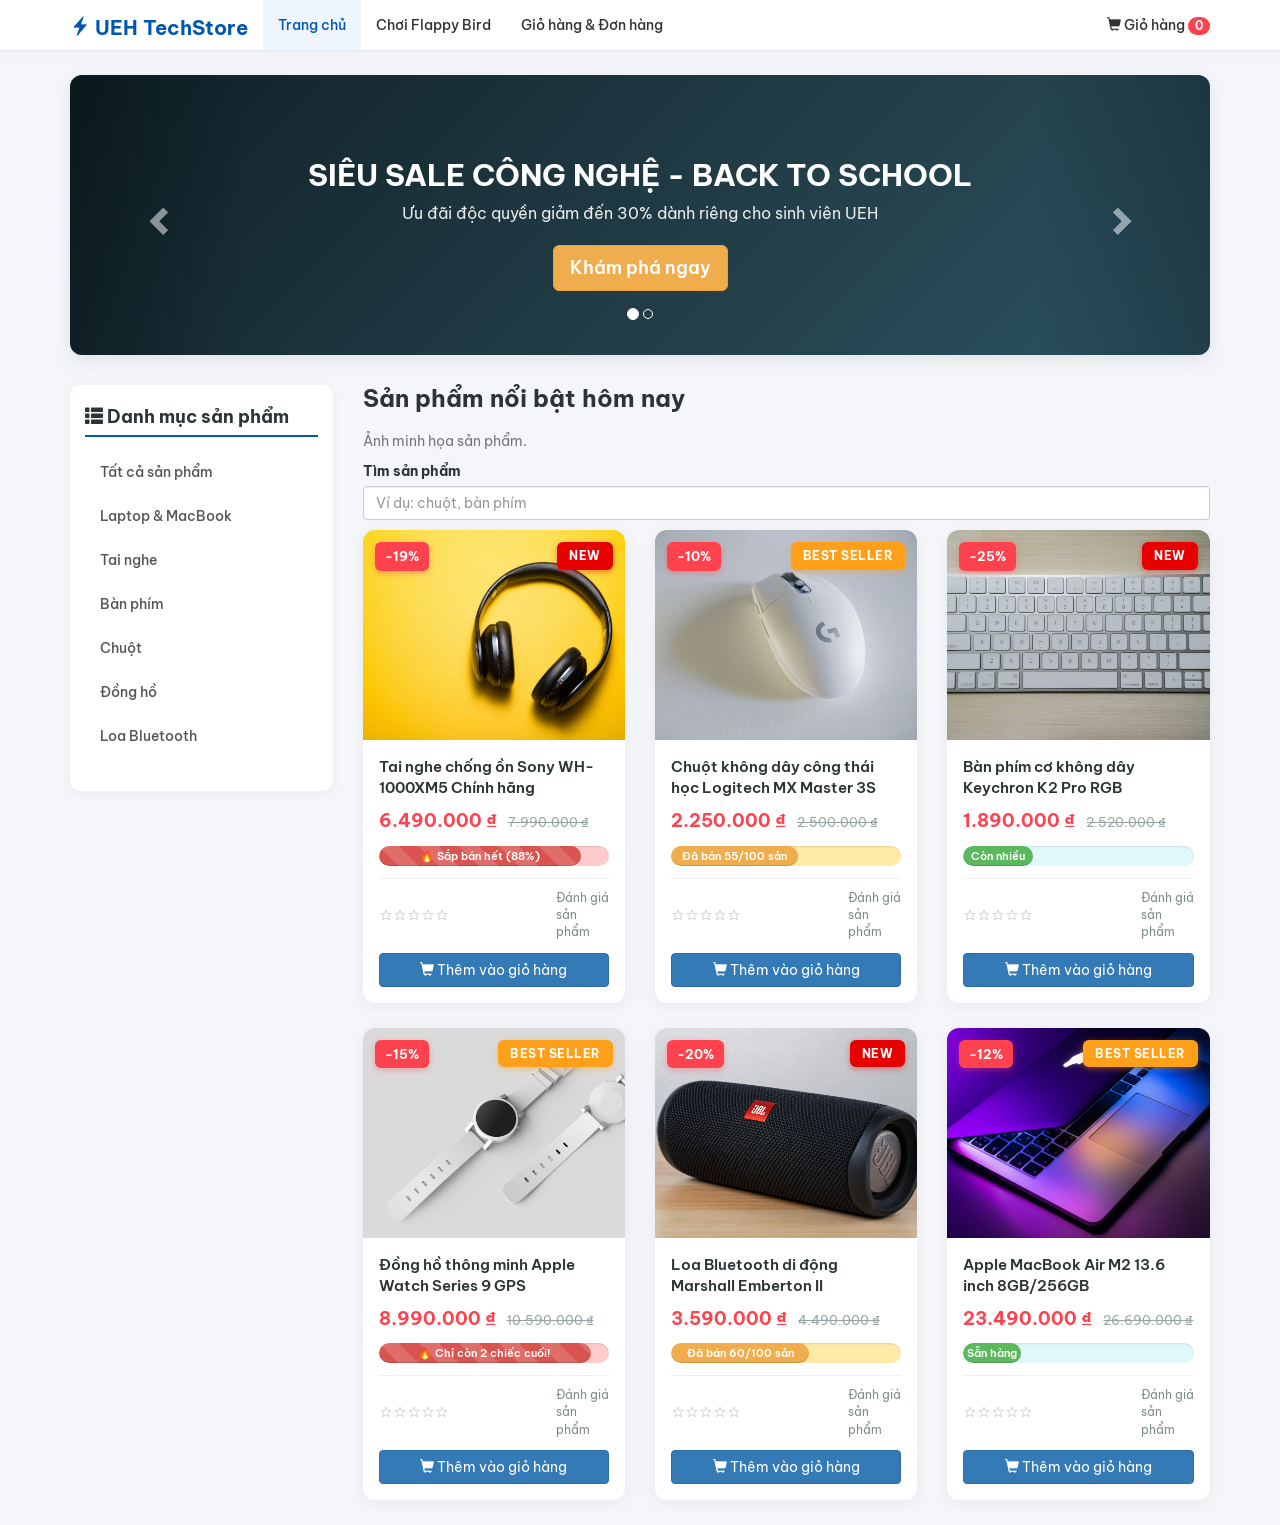
<file: index.html>
<!DOCTYPE html>
<html lang="vi">
<head>
    <meta charset="utf-8">
    <meta http-equiv="X-UA-Compatible" content="IE=edge">
    <meta name="viewport" content="width=device-width, initial-scale=1">
    <title>UEH TechStore - Hệ thống Phụ kiện & Công nghệ Chính hãng</title>

    <!-- Google Fonts tiếng Việt -->
    <link href="https://fonts.googleapis.com/css2?family=Be+Vietnam+Pro:wght@400;500;600;700&display=swap" rel="stylesheet">

    <!-- Bootstrap 3.4.1 -->
    <link rel="stylesheet" href="bootstrap.min.css">

    <!-- Kartik-v Bootstrap Star Rating CSS -->
    <link rel="stylesheet" href="star-rating.min.css">
    <link rel="stylesheet" href="rating-theme.min.css">

    <style>
        body {
            font-family: 'Be Vietnam Pro', sans-serif;
            padding-top: 75px;
            background-color: #f4f6f9;
            color: #2d3436;
        }
        .navbar-custom {
            background-color: #ffffff;
            border-bottom: 1px solid #e1e8ed;
            box-shadow: 0 2px 10px rgba(0,0,0,0.04);
        }
        .navbar-custom .navbar-brand { color: #0056b3; font-weight: 700; font-size: 20px; }
        .navbar-custom .navbar-nav > li > a { color: #333; font-weight: 500; }
        .navbar-custom .navbar-nav > .active > a,
        .navbar-custom .navbar-nav > li > a:hover { color: #0056b3; background-color: #eef5ff; }

        /* Banner Carousel */
        .hero-banner {
            border-radius: 12px;
            overflow: hidden;
            box-shadow: 0 6px 20px rgba(0,0,0,0.08);
            margin-bottom: 30px;
        }
        .banner-slide {
            height: 280px;
            display: flex;
            align-items: center;
            justify-content: center;
            text-align: center;
            color: #fff;
            padding: 20px;
        }
        .slide-1 { background: linear-gradient(135deg, #0f2027, #203a43, #2c5364); }
        .slide-2 { background: linear-gradient(135deg, #1a2980, #26d0ce); }
        .banner-slide h2 { font-weight: 700; font-size: 30px; margin-bottom: 10px; }
        .banner-slide p { font-size: 16px; opacity: 0.9; margin-bottom: 20px; }

        /* Danh mục bên trái */
        .category-box {
            background: #fff;
            border-radius: 10px;
            padding: 15px;
            box-shadow: 0 2px 12px rgba(0,0,0,0.05);
        }
        .category-box h4 {
            font-weight: 700;
            margin-top: 5px;
            margin-bottom: 15px;
            border-bottom: 2px solid #0056b3;
            padding-bottom: 8px;
        }
        .list-group-item { border: none; border-radius: 6px !important; margin-bottom: 4px; font-weight: 500; transition: all 0.2s; }
        .list-group-item:hover { background-color: #eef5ff; color: #0056b3; padding-left: 20px; }
        .list-group-item .badge { background-color: #0056b3; }

        /* Thẻ sản phẩm */
        .product-card {
            background: #fff;
            border-radius: 12px;
            overflow: hidden;
            box-shadow: 0 3px 15px rgba(0,0,0,0.06);
            transition: transform 0.25s ease, box-shadow 0.25s ease;
            margin-bottom: 25px;
        }
        .product-card:hover {
            transform: translateY(-5px);
            box-shadow: 0 10px 25px rgba(0,0,0,0.12);
        }

        /* Khung ảnh chụp thật */
        .img-container {
            position: relative;
            height: 210px;
            background-color: #f8f9fa;
            overflow: hidden;
        }
        .img-container img {
            width: 100%;
            height: 100%;
            object-fit: cover;
            transition: transform 0.35s ease;
        }
        .product-card:hover .img-container img {
            transform: scale(1.06);
        }

        /* Phần trăm giảm giá góc trên bên trái */
        .badge-discount {
            position: absolute;
            top: 12px;
            left: 12px;
            background-color: #ff424e;
            color: #ffffff;
            font-weight: 700;
            font-size: 13px;
            padding: 5px 10px;
            border-radius: 6px;
            box-shadow: 0 2px 6px rgba(255, 66, 78, 0.4);
            z-index: 10;
        }

        /* Nhãn New / Best Seller góc trên bên phải */
        .badge-status {
            position: absolute;
            top: 12px;
            right: 12px;
            color: #ffffff;
            font-weight: 700;
            font-size: 12px;
            text-transform: uppercase;
            padding: 5px 12px;
            border-radius: 6px;
            letter-spacing: 0.5px;
            z-index: 10;
        }
        .status-new { background-color: #e60000; box-shadow: 0 2px 6px rgba(230, 0, 0, 0.4); }
        .status-bestseller { background-color: #ff9f1a; box-shadow: 0 2px 6px rgba(255, 159, 26, 0.4); }

        .product-body { padding: 16px; }
        .product-title {
            font-size: 15px;
            font-weight: 600;
            line-height: 1.4;
            height: 42px;
            overflow: hidden;
            margin: 0 0 10px 0;
        }
        .product-title a { color: #2d3436; text-decoration: none; }
        .product-title a:hover { color: #0056b3; }

        .price-box { margin-bottom: 12px; }
        .price-current { color: #ff424e; font-size: 18px; font-weight: 700; }
        .price-original { color: #95a5a6; font-size: 13px; text-decoration: line-through; margin-left: 8px; }

        /* Thanh trạng thái kho Bootstrap Progress */
        .stock-progress {
            height: 20px;
            border-radius: 10px;
            background-color: #ffeaa7;
            margin-bottom: 12px;
        }
        .stock-progress.danger-bg { background-color: #ffcccc; }
        .stock-progress.success-bg { background-color: #dff9fb; }
        .stock-progress .progress-bar { line-height: 20px; font-size: 11px; font-weight: 600; border-radius: 10px; }

        .rating-row {
            display: flex;
            align-items: center;
            justify-content: space-between;
            border-top: 1px solid #f1f2f6;
            padding-top: 10px;
            margin-bottom: 12px;
        }
        .review-count { font-size: 12px; color: #7f8c8d; }

        /* Toast thông báo thêm giỏ hàng */
        #toast-msg {
            position: fixed;
            bottom: 25px;
            right: 25px;
            background: #2ecc71;
            color: #fff;
            padding: 14px 22px;
            border-radius: 8px;
            font-weight: 600;
            box-shadow: 0 6px 20px rgba(0,0,0,0.2);
            display: none;
            z-index: 9999;
        }
    </style>
</head>
<body>

    <div id="toast-msg"><i class="glyphicon glyphicon-ok-circle"></i> Đã thêm sản phẩm vào giỏ hàng!</div>

    <!-- Thanh điều hướng -->
    <nav class="navbar navbar-custom navbar-fixed-top">
        <div class="container">
            <div class="navbar-header">
                <button type="button" class="navbar-toggle collapsed" data-toggle="collapse" data-target="#main-navbar" aria-label="Mở menu" aria-controls="main-navbar" aria-expanded="false">
                    <span class="icon-bar" style="background:#333;"></span>
                    <span class="icon-bar" style="background:#333;"></span>
                    <span class="icon-bar" style="background:#333;"></span>
                </button>
                <a class="navbar-brand" href="index.html"><i class="glyphicon glyphicon-flash"></i> UEH TechStore</a>
            </div>
            <div class="collapse navbar-collapse" id="main-navbar">
                <ul class="nav navbar-nav">
                    <li class="active"><a href="index.html">Trang chủ</a></li>

                    <li><a href="flappy-bird.html">Chơi Flappy Bird</a></li>
                    <li><a href="ecommerce-status.html">Giỏ hàng & Đơn hàng</a></li>
                </ul>

                <ul class="nav navbar-nav navbar-right">
                    <li>
                        <a href="ecommerce-status.html">
                            <i class="glyphicon glyphicon-shopping-cart"></i> Giỏ hàng <span class="badge" id="cart-badge" aria-live="polite" style="background:#ff424e;">0</span>
                        </a>
                    </li>

                </ul>
            </div>
        </div>
    </nav>

    <div class="container">
        <!-- Slider khuyến mãi -->
        <div id="promo-carousel" class="carousel slide hero-banner" data-ride="carousel">
            <ol class="carousel-indicators">
                <li data-target="#promo-carousel" data-slide-to="0" class="active"></li>
                <li data-target="#promo-carousel" data-slide-to="1"></li>
            </ol>
            <div class="carousel-inner">
                <div class="item active">
                    <div class="banner-slide slide-1">
                        <div>
                            <h2>SIÊU SALE CÔNG NGHỆ - BACK TO SCHOOL</h2>
                            <p>Ưu đãi độc quyền giảm đến 30% dành riêng cho sinh viên UEH</p>
                            <a href="#products" class="btn btn-warning btn-lg" style="font-weight:600;">Khám phá ngay</a>
                        </div>
                    </div>
                </div>
                <div class="item">
                    <div class="banner-slide slide-2">
                        <div>
                            <h2>PHỤ KIỆN SETUP GÓC HỌC TẬP ĐỈNH CAO</h2>
                            <p>Miễn phí giao hàng hỏa tốc trong vòng 2 giờ tại TP.HCM</p>
                            <a href="#products" class="btn btn-default btn-lg" style="font-weight:600; color:#1a2980;">Xem bộ sưu tập</a>
                        </div>
                    </div>
                </div>
            </div>
            <a class="left carousel-control" href="#promo-carousel" data-slide="prev"><span class="glyphicon glyphicon-chevron-left"></span></a>
            <a class="right carousel-control" href="#promo-carousel" data-slide="next"><span class="glyphicon glyphicon-chevron-right"></span></a>
        </div>

        <div class="row" id="products">
            <!-- Cột Danh mục -->
            <div class="col-sm-4 col-md-3">
                <div class="category-box">
                    <h4><i class="glyphicon glyphicon-th-list"></i> Danh mục sản phẩm</h4>
                    <div class="list-group" id="categories">
                        <button type="button" class="list-group-item" data-query="">Tất cả sản phẩm</button>
                        <button type="button" class="list-group-item" data-query="MacBook">Laptop & MacBook</button>
                        <button type="button" class="list-group-item" data-query="Tai nghe">Tai nghe</button>
                        <button type="button" class="list-group-item" data-query="Bàn phím">Bàn phím</button>
                        <button type="button" class="list-group-item" data-query="Chuột">Chuột</button>
                        <button type="button" class="list-group-item" data-query="Đồng hồ">Đồng hồ</button>
                        <button type="button" class="list-group-item" data-query="Loa">Loa Bluetooth</button>
                    </div>
                </div>
            </div>

            <!-- Cột Danh sách sản phẩm -->
            <div class="col-sm-8 col-md-9">
                <h3 style="margin-top:0; margin-bottom:20px; font-weight:700;">Sản phẩm nổi bật hôm nay</h3>
                <p class="text-muted">Ảnh minh họa sản phẩm.</p>
                <label for="product-search">Tìm sản phẩm</label>
                <input id="product-search" class="form-control" type="search" placeholder="Ví dụ: chuột, bàn phím" style="margin-bottom: 1rem;">
                <p id="no-products" hidden>Không tìm thấy sản phẩm phù hợp.</p>
                <div class="row">

                    <!-- Sản phẩm 1: Tai nghe -->
                    <div class="col-sm-6 col-md-4">
                        <div class="product-card">
                            <div class="img-container">
                                <span class="badge-discount">-19%</span>
                                <span class="badge-status status-new">New</span>
                                <a href="ecommerce-detail.html?product=headphones">
                                    <img src="headphones.jpg" alt="Tai nghe Sony">
                                </a>
                            </div>
                            <div class="product-body">
                                <h4 class="product-title"><a href="ecommerce-detail.html?product=headphones">Tai nghe chống ồn Sony WH-1000XM5 Chính hãng</a></h4>
                                <div class="price-box">
                                    <span class="price-current">6.490.000 ₫</span>
                                    <span class="price-original">7.990.000 ₫</span>
                                </div>
                                <div class="progress stock-progress danger-bg">
                                    <div class="progress-bar progress-bar-danger progress-bar-striped active" role="progressbar" style="width: 88%;">
                                        🔥 Sắp bán hết (88%)
                                    </div>
                                </div>
                                <div class="rating-row">
                                    <input class="kartik-rating" value="0" data-size="xs" data-readonly="true" data-show-clear="false" data-show-caption="false">
                                    <a href="ecommerce-detail.html?product=headphones#comments" class="review-count">Đánh giá sản phẩm</a>
                                </div>
                                <button class="btn btn-primary btn-block" onclick="addToCart('headphones')">
                                    <i class="glyphicon glyphicon-shopping-cart"></i> Thêm vào giỏ hàng
                                </button>
                            </div>
                        </div>
                    </div>

                    <!-- Sản phẩm 2: Chuột không dây -->
                    <div class="col-sm-6 col-md-4">
                        <div class="product-card">
                            <div class="img-container">
                                <span class="badge-discount">-10%</span>
                                <span class="badge-status status-bestseller">Best Seller</span>
                                <a href="ecommerce-detail.html?product=mouse">
                                    <img src="mouse.jpg" alt="Chuột không dây">
                                </a>
                            </div>
                            <div class="product-body">
                                <h4 class="product-title"><a href="ecommerce-detail.html?product=mouse">Chuột không dây công thái học Logitech MX Master 3S</a></h4>
                                <div class="price-box">
                                    <span class="price-current">2.250.000 ₫</span>
                                    <span class="price-original">2.500.000 ₫</span>
                                </div>
                                <div class="progress stock-progress">
                                    <div class="progress-bar progress-bar-warning" role="progressbar" style="width: 55%;">
                                        Đã bán 55/100 sản phẩm
                                    </div>
                                </div>
                                <div class="rating-row">
                                    <input class="kartik-rating" value="0" data-size="xs" data-readonly="true" data-show-clear="false" data-show-caption="false">
                                    <a href="ecommerce-detail.html?product=mouse#comments" class="review-count">Đánh giá sản phẩm</a>
                                </div>
                                <button class="btn btn-primary btn-block" onclick="addToCart('mouse')">
                                    <i class="glyphicon glyphicon-shopping-cart"></i> Thêm vào giỏ hàng
                                </button>
                            </div>
                        </div>
                    </div>

                    <!-- Sản phẩm 3: Bàn phím cơ -->
                    <div class="col-sm-6 col-md-4">
                        <div class="product-card">
                            <div class="img-container">
                                <span class="badge-discount">-25%</span>
                                <span class="badge-status status-new">New</span>
                                <a href="ecommerce-detail.html?product=keyboard">
                                    <img src="keyboard.jpg" alt="Bàn phím cơ">
                                </a>
                            </div>
                            <div class="product-body">
                                <h4 class="product-title"><a href="ecommerce-detail.html?product=keyboard">Bàn phím cơ không dây Keychron K2 Pro RGB</a></h4>
                                <div class="price-box">
                                    <span class="price-current">1.890.000 ₫</span>
                                    <span class="price-original">2.520.000 ₫</span>
                                </div>
                                <div class="progress stock-progress success-bg">
                                    <div class="progress-bar progress-bar-success" role="progressbar" style="width: 30%;">
                                        Còn nhiều hàng (Đã bán 30)
                                    </div>
                                </div>
                                <div class="rating-row">
                                    <input class="kartik-rating" value="0" data-size="xs" data-readonly="true" data-show-clear="false" data-show-caption="false">
                                    <a href="ecommerce-detail.html?product=keyboard#comments" class="review-count">Đánh giá sản phẩm</a>
                                </div>
                                <button class="btn btn-primary btn-block" onclick="addToCart('keyboard')">
                                    <i class="glyphicon glyphicon-shopping-cart"></i> Thêm vào giỏ hàng
                                </button>
                            </div>
                        </div>
                    </div>

                    <!-- Sản phẩm 4: Đồng hồ thông minh -->
                    <div class="col-sm-6 col-md-4">
                        <div class="product-card">
                            <div class="img-container">
                                <span class="badge-discount">-15%</span>
                                <span class="badge-status status-bestseller">Best Seller</span>
                                <a href="ecommerce-detail.html?product=watch">
                                    <img src="watch.jpg" alt="Đồng hồ thông minh">
                                </a>
                            </div>
                            <div class="product-body">
                                <h4 class="product-title"><a href="ecommerce-detail.html?product=watch">Đồng hồ thông minh Apple Watch Series 9 GPS</a></h4>
                                <div class="price-box">
                                    <span class="price-current">8.990.000 ₫</span>
                                    <span class="price-original">10.590.000 ₫</span>
                                </div>
                                <div class="progress stock-progress danger-bg">
                                    <div class="progress-bar progress-bar-danger progress-bar-striped active" role="progressbar" style="width: 92%;">
                                        🔥 Chỉ còn 2 chiếc cuối!
                                    </div>
                                </div>
                                <div class="rating-row">
                                    <input class="kartik-rating" value="0" data-size="xs" data-readonly="true" data-show-clear="false" data-show-caption="false">
                                    <a href="ecommerce-detail.html?product=watch#comments" class="review-count">Đánh giá sản phẩm</a>
                                </div>
                                <button class="btn btn-primary btn-block" onclick="addToCart('watch')">
                                    <i class="glyphicon glyphicon-shopping-cart"></i> Thêm vào giỏ hàng
                                </button>
                            </div>
                        </div>
                    </div>

                    <!-- Sản phẩm 5: Loa Bluetooth -->
                    <div class="col-sm-6 col-md-4">
                        <div class="product-card">
                            <div class="img-container">
                                <span class="badge-discount">-20%</span>
                                <span class="badge-status status-new">New</span>
                                <a href="ecommerce-detail.html?product=speaker">
                                    <img src="speaker.jpg" alt="Loa Bluetooth">
                                </a>
                            </div>
                            <div class="product-body">
                                <h4 class="product-title"><a href="ecommerce-detail.html?product=speaker">Loa Bluetooth di động Marshall Emberton II</a></h4>
                                <div class="price-box">
                                    <span class="price-current">3.590.000 ₫</span>
                                    <span class="price-original">4.490.000 ₫</span>
                                </div>
                                <div class="progress stock-progress">
                                    <div class="progress-bar progress-bar-warning" role="progressbar" style="width: 60%;">
                                        Đã bán 60/100 sản phẩm
                                    </div>
                                </div>
                                <div class="rating-row">
                                    <input class="kartik-rating" value="0" data-size="xs" data-readonly="true" data-show-clear="false" data-show-caption="false">
                                    <a href="ecommerce-detail.html?product=speaker#comments" class="review-count">Đánh giá sản phẩm</a>
                                </div>
                                <button class="btn btn-primary btn-block" onclick="addToCart('speaker')">
                                    <i class="glyphicon glyphicon-shopping-cart"></i> Thêm vào giỏ hàng
                                </button>
                            </div>
                        </div>
                    </div>

                    <!-- Sản phẩm 6: MacBook Air -->
                    <div class="col-sm-6 col-md-4">
                        <div class="product-card">
                            <div class="img-container">
                                <span class="badge-discount">-12%</span>
                                <span class="badge-status status-bestseller">Best Seller</span>
                                <a href="ecommerce-detail.html?product=laptop">
                                    <img src="laptop.jpg" alt="MacBook Air">
                                </a>
                            </div>
                            <div class="product-body">
                                <h4 class="product-title"><a href="ecommerce-detail.html?product=laptop">Apple MacBook Air M2 13.6 inch 8GB/256GB</a></h4>
                                <div class="price-box">
                                    <span class="price-current">23.490.000 ₫</span>
                                    <span class="price-original">26.690.000 ₫</span>
                                </div>
                                <div class="progress stock-progress success-bg">
                                    <div class="progress-bar progress-bar-success" role="progressbar" style="width: 25%;">
                                        Sẵn hàng tại kho UEH
                                    </div>
                                </div>
                                <div class="rating-row">
                                    <input class="kartik-rating" value="0" data-size="xs" data-readonly="true" data-show-clear="false" data-show-caption="false">
                                    <a href="ecommerce-detail.html?product=laptop#comments" class="review-count">Đánh giá sản phẩm</a>
                                </div>
                                <button class="btn btn-primary btn-block" onclick="addToCart('laptop')">
                                    <i class="glyphicon glyphicon-shopping-cart"></i> Thêm vào giỏ hàng
                                </button>
                            </div>
                        </div>
                    </div>

                </div>
            </div>
        </div>
    </div>

    <script src="jquery.min.js"></script>
    <script src="bootstrap.min.js"></script>
    <script src="star-rating.min.js"></script>
    <script src="rating-theme.min.js"></script>
    <script src="products.js"></script>
    <script src="store.js"></script>
    <script>
        function updateBadge() {
            var cart = readStore('ueh_cart');
            var totalQty = cart.reduce(function(sum, item) { return sum + Number(item.qty); }, 0);
            $('#cart-badge').text(totalQty);
        }

        function addToCart(id) {
            if (!addProduct(id, 1)) {
                alert('Bạn đã thêm hết số lượng còn trong kho.');
                return;
            }
            updateBadge();
            $('#toast-msg').stop(true, true).fadeIn(200).delay(1500).fadeOut(300);
        }

        $(document).ready(function() {
            updateBadge();
            const cards = $('.product-card').parent();
            $('#categories button').on('click', function() {
                $('#product-search').val(this.dataset.query).trigger('input');
            });
            $('#product-search').on('input', function() {
                const search = normalizeSearch(this.value.trim());
                let shown = 0;
                cards.each(function() {
                    const matches = normalizeSearch($(this).find('.product-title').text()).includes(search);
                    this.hidden = !matches;
                    if (matches) shown += 1;
                });
                $('#no-products').prop('hidden', shown !== 0);
            });
            $('.review-count').each(function() {
                const id = new URL(this.href).searchParams.get('product');
                const reviews = productReviews(id);
                if (reviews.length) {
                    $(this).text(reviews.length + ' đánh giá');
                    $(this).siblings('.kartik-rating').val(averageRating(reviews));
                }
            });
            $('.kartik-rating').rating({
                theme: 'krajee-svg',
                filledStar: '<span class="krajee-icon krajee-icon-star"></span>',
                emptyStar: '<span class="krajee-icon krajee-icon-star"></span>'
            });
        });
    </script>
</body>
</html>
</file>
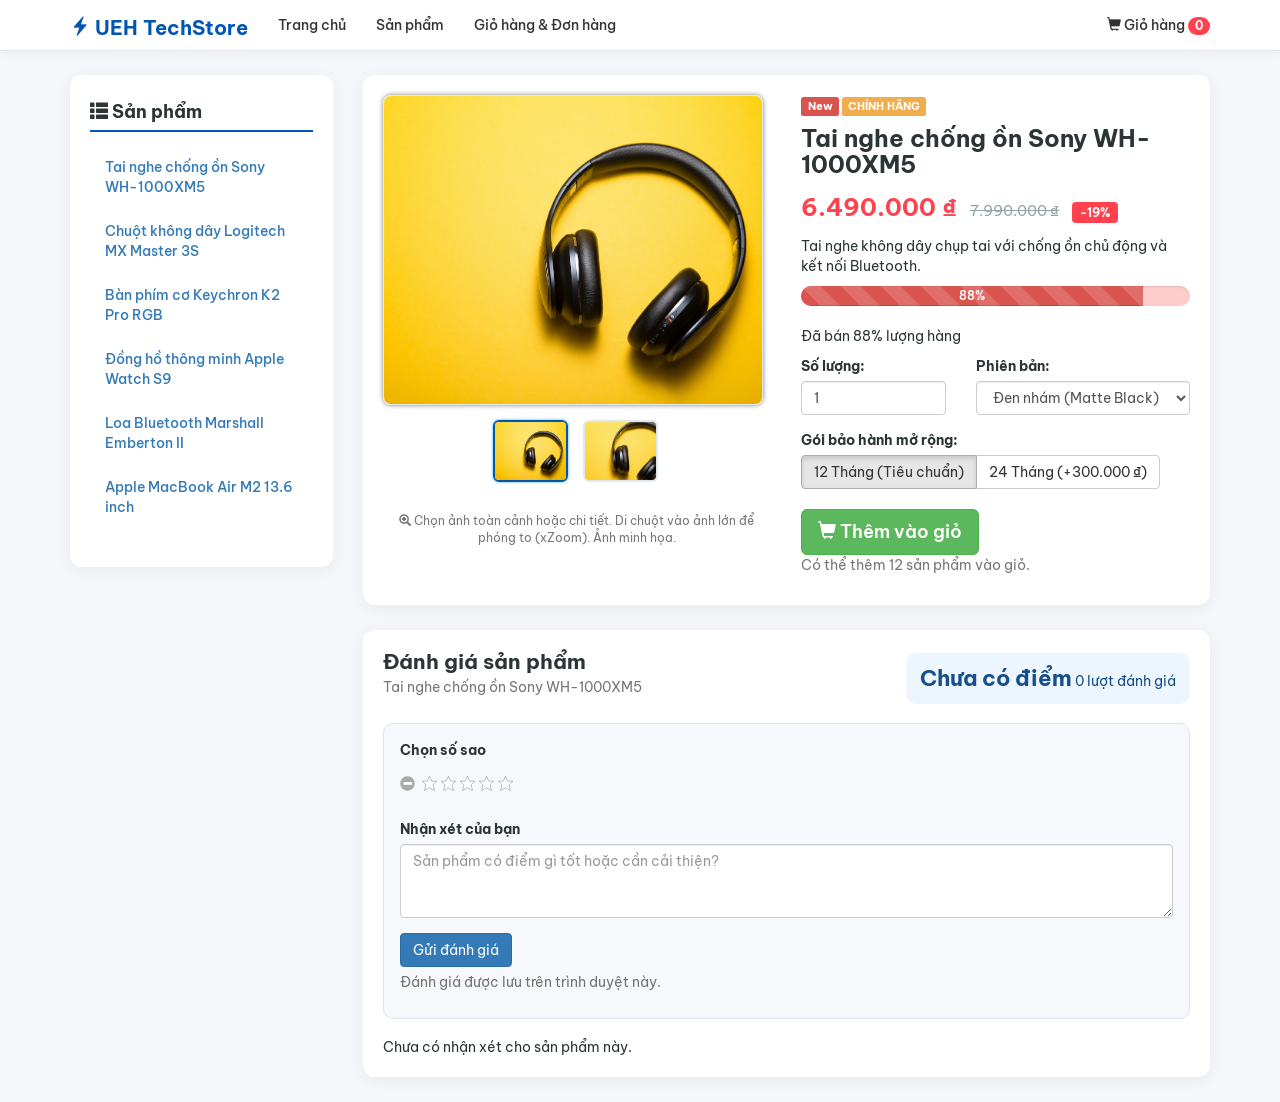
<file: ecommerce-detail.html>
<!DOCTYPE html>
<html lang="vi">
<head>
    <meta charset="utf-8">
    <meta http-equiv="X-UA-Compatible" content="IE=edge">
    <meta name="viewport" content="width=device-width, initial-scale=1">
    <title>Chi tiết sản phẩm - UEH TechStore</title>

    <link href="https://fonts.googleapis.com/css2?family=Be+Vietnam+Pro:wght@400;500;600;700&display=swap" rel="stylesheet">
    <link rel="stylesheet" href="bootstrap.min.css">
    <link rel="stylesheet" href="xzoom.css">
    <link rel="stylesheet" href="star-rating.min.css">
    <link rel="stylesheet" href="rating-theme.min.css">

    <style>
        body {
            font-family: 'Be Vietnam Pro', sans-serif;
            padding-top: 75px;
            background-color: #f4f6f9;
            color: #2d3436;
        }
        .navbar-custom {
            background-color: #ffffff;
            border-bottom: 1px solid #e1e8ed;
            box-shadow: 0 2px 10px rgba(0,0,0,0.04);
        }
        .navbar-custom .navbar-brand { color: #0056b3; font-weight: 700; font-size: 20px; }
        .navbar-custom .navbar-nav > li > a { color: #333; font-weight: 500; }
        .navbar-custom .navbar-nav > .active > a,
        .navbar-custom .navbar-nav > li > a:hover { color: #0056b3; background-color: #eef5ff; }

        .category-box, .detail-card, .review-box {
            background: #fff;
            border-radius: 12px;
            padding: 20px;
            box-shadow: 0 3px 15px rgba(0,0,0,0.05);
            margin-bottom: 25px;
        }
        .category-box h4 {
            font-weight: 700;
            margin-top: 5px;
            margin-bottom: 15px;
            border-bottom: 2px solid #0056b3;
            padding-bottom: 8px;
        }
        .list-group-item { border: none; border-radius: 6px !important; margin-bottom: 4px; font-weight: 500; }
        .list-group-item.active { background-color: #0056b3; }

        .xzoom-container { text-align: center; }
        .xzoom {
            width: 100%;
            max-width: 380px;
            height: 310px;
            object-fit: cover;
            border: 1px solid #e1e8ed;
            border-radius: 8px;
        }
        .xzoom-thumbs { margin-top: 15px; display: flex; justify-content: center; gap: 10px; }
        .xzoom-gallery {
            width: 75px;
            height: 62px;
            object-fit: cover;
            border: 2px solid #e1e8ed;
            border-radius: 6px;
            cursor: pointer;
        }
        .xactive { border-color: #0056b3; }

        .price-current { color: #ff424e; font-size: 24px; font-weight: 700; }
        .price-original { color: #95a5a6; font-size: 15px; text-decoration: line-through; margin-left: 10px; }
        .discount-pill {
            background: #ff424e; color: #fff; font-weight: 700; font-size: 12px;
            padding: 3px 8px; border-radius: 4px; margin-left: 10px; vertical-align: middle;
        }
        @media (max-width: 767px) {
            .navbar-fixed-top { position: static; }
            .navbar .navbar-nav { display: flex; flex-wrap: wrap; margin: 0; }
            body { padding-top: 0; }
        }
        .review-header { display: flex; flex-wrap: wrap; justify-content: space-between; align-items: center; gap: 12px; margin-bottom: 16px; }
        .review-header h2 { font-size: 21px; font-weight: 700; margin: 0 0 4px; }
        .review-score { background: #edf5ff; color: #174f8d; border-radius: 10px; padding: 10px 14px; }
        .review-score strong { font-size: 22px; }
        .review-form { background: #f6f8fb; border: 1px solid #dce6f1; padding: 16px; border-radius: 10px; margin-bottom: 18px; }
        .review-form textarea { resize: vertical; }
        .review-item { padding: 12px 0; border-bottom: 1px solid #dce6f1; }
        .review-item p { white-space: pre-wrap; overflow-wrap: anywhere; }
    </style>
</head>
<body>

    <nav class="navbar navbar-custom navbar-fixed-top">
        <div class="container">
            <div class="navbar-header">
                <a class="navbar-brand" href="index.html"><i class="glyphicon glyphicon-flash"></i> UEH TechStore</a>
            </div>
            <ul class="nav navbar-nav">
                <li><a href="index.html">Trang chủ</a></li>
                <li><a href="index.html#products">Sản phẩm</a></li>
                <li><a href="ecommerce-status.html">Giỏ hàng & Đơn hàng</a></li>
            </ul>
            <ul class="nav navbar-nav navbar-right">
                <li><a href="ecommerce-status.html"><i class="glyphicon glyphicon-shopping-cart"></i> Giỏ hàng <span class="badge" id="cart-badge" style="background:#ff424e;">0</span></a></li>
            </ul>
        </div>
    </nav>

    <div class="container">
        <div class="row">
            <div class="col-sm-4 col-md-3">
                <div class="category-box">
                    <h4><i class="glyphicon glyphicon-th-list"></i> Sản phẩm</h4>
                    <ul class="list-group" id="product-navigation"></ul>
                </div>
            </div>

            <div class="col-sm-8 col-md-9">
                <div class="detail-card">
                    <div class="row">
                        <!-- Thư viện ảnh sản phẩm -->
                        <div class="col-sm-6">
                            <div class="xzoom-container">
                                <img class="xzoom" id="xzoom-default" alt="Ảnh minh họa sản phẩm">
                                <div class="xzoom-thumbs" id="product-thumbs"></div>
                            </div>
                            <p class="text-muted text-center" style="margin-top:10px; font-size:12px;">
                                <i class="glyphicon glyphicon-zoom-in"></i> Chọn ảnh toàn cảnh hoặc chi tiết. Di chuột vào ảnh lớn để phóng to (xZoom). Ảnh minh họa.
                            </p>
                        </div>

                        <!-- Thông tin và tùy chọn sản phẩm -->
                        <div class="col-sm-6">
                            <span id="product-badge" class="label label-danger">NEW</span>
                            <span class="label label-warning">CHÍNH HÃNG</span>
                            <h3 id="product-name" style="margin-top: 10px; font-weight: 700;"></h3>

                            <div style="margin: 12px 0;">
                                <span class="price-current"></span>
                                <span class="price-original"></span>
                                <span class="discount-pill"></span>
                            </div>



                            <p id="product-description"></p>
                            <div class="progress" style="height: 20px; border-radius: 10px; background: #ffcccc;">
                                <div class="progress-bar progress-bar-danger progress-bar-striped active" style="width: 88%; line-height:20px; font-weight:600;">

                                </div>
                            </div>

                            <form id="product-form">
                                <div class="row">
                                    <div class="col-xs-5">
                                        <div class="form-group">
                                            <label for="prod-qty">Số lượng:</label>
                                            <input type="number" id="prod-qty" class="form-control" value="1" min="1" required>
                                        </div>
                                    </div>
                                    <div class="col-xs-7">
                                        <div class="form-group">
                                            <label for="prod-color">Phiên bản:</label>
                                            <select id="prod-color" class="form-control">
                                                <option value="Đen nhám (Matte Black)">Đen nhám (Matte Black)</option>
                                                <option value="Bạc (Platinum Silver)">Bạc (Platinum Silver)</option>
                                                <option value="Xanh Navy (Midnight Blue)">Xanh Navy (Midnight Blue)</option>
                                            </select>
                                        </div>
                                    </div>
                                </div>

                                <div class="form-group">
                                    <label>Gói bảo hành mở rộng:</label><br>
                                    <div class="btn-group" id="warranty-group">
                                        <button type="button" class="btn btn-default active" onclick="selectWarranty(this, '12 Tháng')">12 Tháng (Tiêu chuẩn)</button>
                                        <button type="button" class="btn btn-default" onclick="selectWarranty(this, '24 Tháng')">24 Tháng (+300.000 ₫)</button>
                                    </div>
                                </div>

                                <div style="margin-top: 20px;">

                                    <button type="submit" class="btn btn-success btn-lg" style="font-weight:600;"><i class="glyphicon glyphicon-shopping-cart"></i> Thêm vào giỏ</button>
                                </div>
                            </form>
                        </div>
                    </div>
                </div>

                <section class="review-box" id="comments" aria-labelledby="review-heading">
                    <div class="review-header">
                        <div>
                            <h2 id="review-heading">Đánh giá sản phẩm</h2>
                            <p id="review-product" class="text-muted"></p>
                        </div>
                        <div class="review-score" aria-live="polite"><strong id="review-average"></strong> <span id="review-count"></span></div>
                    </div>
                    <form class="review-form" id="review-form">
                        <label for="user-rate">Chọn số sao</label>
                        <input id="user-rate" class="kartik-rating" value="0" data-size="sm" data-show-caption="false">
                        <div class="form-group">
                            <label for="review-text">Nhận xét của bạn</label>
                            <textarea id="review-text" class="form-control" rows="3" maxlength="500" required
                                placeholder="Sản phẩm có điểm gì tốt hoặc cần cải thiện?"></textarea>
                        </div>
                        <button class="btn btn-primary" type="submit">Gửi đánh giá</button>
                        <p class="help-block">Đánh giá được lưu trên trình duyệt này.</p>
                        <p id="review-feedback" role="status"></p>
                    </form>
                    <div id="review-list"></div>
                </section>
            </div>
        </div>
    </div>

    <script src="jquery.min.js"></script>
    <script src="bootstrap.min.js"></script>
    <script src="xzoom.min.js"></script>
    <script src="star-rating.min.js"></script>
    <script src="rating-theme.min.js"></script>
    <script src="products.js"></script>
    <script src="store.js"></script>
    <script>
        const requestedId = new URLSearchParams(location.search).get("product");
        const key = requestedId === null ? "headphones" : requestedId;
        const product = Object.hasOwn(products, key) ? products[key] : null;
        var selectedWarranty = '12 Tháng';

        function selectWarranty(btn, val) {
            $('#warranty-group .btn').removeClass('active');
            $(btn).addClass('active');
            selectedWarranty = val;
        }

        function updateBadge() {
            var cart = readStore('ueh_cart');
            var totalQty = cart.reduce(function(sum, item) { return sum + Number(item.qty); }, 0);
            $('#cart-badge').text(totalQty);
        }

        function buyNow(event) {
            event.preventDefault();
            const qty = Number($('#prod-qty').val());
            const color = $('#prod-color').val();
            const warranty = selectedWarranty === '24 Tháng' ? 24 : 12;
            if (!addProduct(key, qty, color, warranty)) {
                alert('Số lượng trong giỏ đã đạt giới hạn tồn kho.');
                return;
            }
            window.location.href = 'ecommerce-status.html';
        }

        function renderReviews() {
            const reviews = productReviews(key);
            const list = $('#review-list').empty();
            $('#review-average').text(reviews.length
                ? averageRating(reviews).toLocaleString('vi-VN', {minimumFractionDigits: 1, maximumFractionDigits: 1}) + '/5'
                : 'Chưa có điểm');
            $('#review-count').text(reviews.length + ' lượt đánh giá');
            if (!reviews.length) list.text('Chưa có nhận xét cho sản phẩm này.');
            reviews.forEach(review => {
                const item = $('<article class="review-item">').appendTo(list);
                const date = new Date(review.createdAt);
                $('<strong>').text('Đánh giá của bạn').appendTo(item);
                if (Number.isFinite(date.getTime())) {
                    $('<time class="text-muted">').attr('datetime', date.toISOString())
                        .text(' · ' + date.toLocaleDateString('vi-VN')).appendTo(item);
                }
                $('<input>').attr('aria-label', 'Điểm đánh giá').val(review.rate).appendTo(item).rating({
                    theme: 'krajee-svg', readonly: true, size: 'xs', showClear: false, showCaption: false
                });
                $('<p>').text(review.text).appendTo(item);
            });
        }

        function addReview(event) {
            event.preventDefault();
            const text = $('#review-text').val().trim();
            const rate = Number($('#user-rate').val());
            const feedback = $('#review-feedback');
            if (!text || text.length > 500 || !Number.isFinite(rate) || rate < 0.5 || rate > 5) {
                feedback.text('Hãy chọn số sao và nhập nhận xét tối đa 500 ký tự.');
                return;
            }
            const reviews = productReviews(key);
            reviews.unshift({text, rate, createdAt: new Date().toISOString()});
            localStorage.setItem('ueh_reviews_' + key, JSON.stringify(reviews));
            $('#review-text').val('');
            $('#user-rate').rating('clear');
            feedback.text('Đã lưu đánh giá của bạn.');
            renderReviews();
        }

        $(document).ready(function() {
            updateBadge();
            Object.entries(products).forEach(([id, item]) => {
                const link = $('<a>').attr('href', 'ecommerce-detail.html?product=' + id).text(item.name);
                if (id === key) link.attr('aria-current', 'page');
                $('<li>').addClass('list-group-item').append(link).appendTo('#product-navigation');
            });
            if (!product) {
                $('.detail-card').empty().append(
                    $('<h3>').text('Không tìm thấy sản phẩm'),
                    $('<a href="index.html#products">').text('Về danh mục sản phẩm')
                );
                $('#comments').hide();
                return;
            }
            document.title = product.name + ' | UEH TechStore';
            $('#product-description').text(product.description);
            $('#review-product').text(product.name);
            $('#review-form').on('submit', addReview);
            $('#product-form').on('submit', buyNow);
            const money = value => value.toLocaleString('vi-VN') + ' ₫';
            $('#product-name').text(product.name);
            $('#product-badge').text(product.badge);
            $('.price-current').text(money(product.price));
            $('.price-original').text(money(product.original));
            $('.discount-pill').text('-' + Math.round((1 - product.price / product.original) * 100) + '%');
            $('.progress-bar').attr({role:'progressbar', 'aria-valuenow': product.stock, 'aria-valuemin': 0, 'aria-valuemax': 100})
                .css('width', product.stock + '%').text(product.stock + '%');
            $('.progress').after($('<p>').text('Đã bán ' + product.stock + '% lượng hàng'));
            const available = remainingStock(product);
            $('#prod-qty').attr('max', available).prop('disabled', !available);
            $('#product-form button[type=submit]').prop('disabled', !available);
            $('#product-form').append($('<p class="text-muted">').text(available
                ? 'Có thể thêm ' + available + ' sản phẩm vào giỏ.'
                : 'Giỏ của bạn đã có đủ số lượng còn trong kho.'));
            if (product !== products.headphones) {
                $('#prod-color').empty().append($('<option>').text(product.variant));
            }
            $('#xzoom-default').attr({src:product.img, xoriginal:product.img, alt:'Ảnh minh họa ' + product.name});
            [product.img, product.img.replace('.jpg', '-detail.jpg')].forEach((image, index) => {
                const label = index ? 'Ảnh cận cảnh' : 'Ảnh toàn cảnh';
                $('<a>').attr('href', image).append($('<img>').addClass('xzoom-gallery')
                    .attr({src:image, xpreview:image, alt:label})).appendTo('#product-thumbs');
            });
            $(".xzoom, .xzoom-gallery").xzoom({ position: "inside", title: false, tint: '#333', Xoffset: 15 });
            $('.kartik-rating').rating({
                theme: 'krajee-svg',
                filledStar: '<span class="krajee-icon krajee-icon-star"></span>',
                emptyStar: '<span class="krajee-icon krajee-icon-star"></span>'
            });
            renderReviews();
        });
    </script>
</body>
</html>
</file>
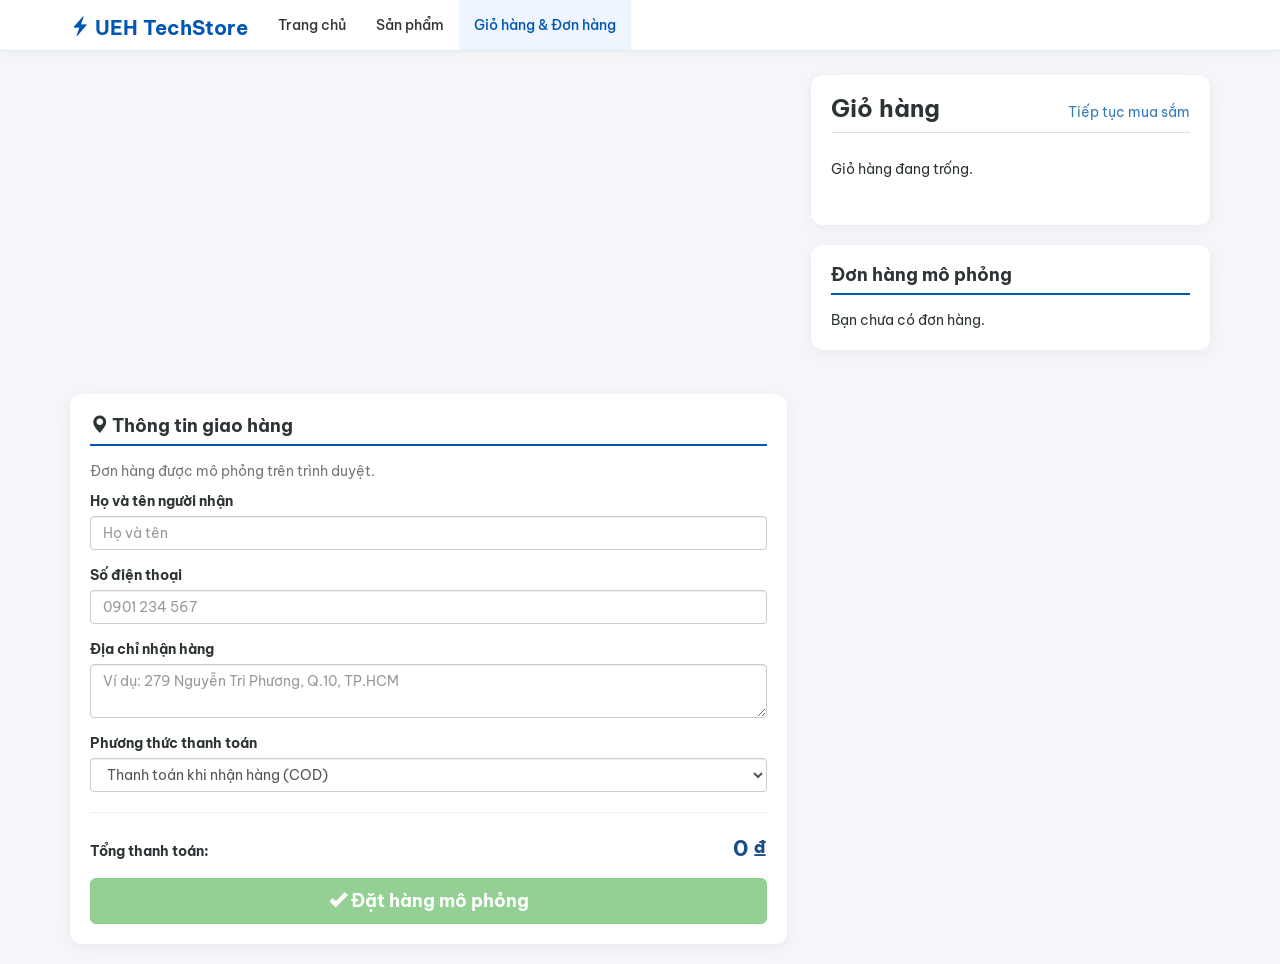
<file: ecommerce-status.html>
<!DOCTYPE html>
<html lang="vi">
<head>
    <meta charset="utf-8">
    <meta http-equiv="X-UA-Compatible" content="IE=edge">
    <meta name="viewport" content="width=device-width, initial-scale=1">
    <title>Giỏ hàng & Đặt hàng - UEH TechStore</title>
    <link href="https://fonts.googleapis.com/css2?family=Be+Vietnam+Pro:wght@400;500;600;700&display=swap" rel="stylesheet">
    <link rel="stylesheet" href="bootstrap.min.css">
    <style>
        body {
            font-family: 'Be Vietnam Pro', sans-serif;
            padding-top: 75px;
            background-color: #f4f6f9;
            color: #2d3436;
        }
        .navbar-custom {
            background-color: #ffffff;
            border-bottom: 1px solid #e1e8ed;
            box-shadow: 0 2px 10px rgba(0,0,0,0.04);
        }
        .navbar-custom .navbar-brand { color: #0056b3; font-weight: 700; font-size: 20px; }
        .navbar-custom .navbar-nav > li > a { color: #333; font-weight: 500; }
        .navbar-custom .navbar-nav > .active > a,
        .navbar-custom .navbar-nav > li > a:hover { color: #0056b3; background-color: #eef5ff; }

        .box-card {
            background: #fff;
            border-radius: 12px;
            padding: 20px;
            box-shadow: 0 3px 15px rgba(0,0,0,0.05);
            margin-bottom: 20px;
        }
        .box-card h4 {
            font-weight: 700;
            margin-top: 0;
            margin-bottom: 15px;
            border-bottom: 2px solid #0056b3;
            padding-bottom: 8px;
        }
        .order-card {
            background: #fff;
            border-radius: 10px;
            padding: 15px;
            margin-bottom: 12px;
            box-shadow: 0 2px 10px rgba(0,0,0,0.04);
        }
        .order-img {
            width: 68px;
            height: 68px;
            object-fit: cover;
            border-radius: 8px;
            border: 1px solid #eee;
        }
        .cart-layout { display: grid; gap: 24px; grid-template-columns: minmax(0, 1.8fr) minmax(295px, 1fr); align-items: start; }
        .cart-line { display: grid; grid-template-columns: 68px minmax(0, 1fr); gap: 12px; padding: 16px 0; border-bottom: 1px solid #e1e8ed; }
        .cart-line:last-child { border-bottom: 0; }
        .cart-line h3 { font-size: 16px; margin: 0 0 4px; line-height: 1.4; }
        .cart-line p { margin-bottom: 4px; }
        .cart-actions { display: flex; gap: 10px 16px; flex-wrap: wrap; align-items: center; margin-top: 10px; }
        .cart-quantity { display: inline-flex; align-items: center; gap: 8px; padding: 2px; border: 1px solid #cbd9ea; border-radius: 9px; background: #f3f8ff; }
        .quantity-label { font-weight: 600; }
        .cart-quantity button { min-width: 44px; min-height: 44px; font-size: 22px; padding: 3px; color: #174f8d; font-weight: 700; }
        .cart-quantity span { min-width: 2ch; text-align: center; font-weight: 700; }
        .cart-subtotal { margin-left: auto; font-weight: 700; color: #174f8d; }
        .cart-remove { color: #a12738; padding: 6px 2px; }
        .cart-empty { padding: 16px 0; }
        .cart-heading { display: flex; flex-wrap: wrap; align-items: baseline; justify-content: space-between; gap: 8px; border-bottom: 1px solid #dbe4ec; margin-bottom: 8px; padding-bottom: 10px; }
        .cart-heading h1 { font-size: 24px; margin: 0; font-weight: 700; }
        .cart-total-row { display: flex; gap: 8px; flex-wrap: wrap; justify-content: space-between; align-items: baseline; margin: 14px 0; }
        #cart-total { color: #174f8d; font-size: 22px; }
        @media (max-width: 767px) {
            .navbar-fixed-top { position: static; }
            .navbar .navbar-nav { display: flex; flex-wrap: wrap; margin: 0; }
            body { padding-top: 0; }
            .cart-layout { grid-template-columns: 1fr; gap: 0; }
            .box-card { padding: 16px; }
        }
    </style>
</head>
<body>

    <nav class="navbar navbar-custom navbar-fixed-top">
        <div class="container">
            <div class="navbar-header">
                <a class="navbar-brand" href="index.html"><i class="glyphicon glyphicon-flash"></i> UEH TechStore</a>
            </div>
            <ul class="nav navbar-nav">
                <li><a href="index.html">Trang chủ</a></li>
                <li><a href="index.html#products">Sản phẩm</a></li>
                <li class="active"><a href="ecommerce-status.html">Giỏ hàng & Đơn hàng</a></li>
            </ul>
        </div>
    </nav>

    <main class="container cart-layout">
        <div>
            <section class="box-card" aria-labelledby="cart-heading">
                <div class="cart-heading">
                    <h1 id="cart-heading">Giỏ hàng</h1>
                    <a href="index.html#products">Tiếp tục mua sắm</a>
                </div>
                <p id="cart-count" class="text-muted"></p>
                <div id="cart-items-container"></div>
            </section>
            <section class="box-card" aria-labelledby="history-heading">
                <h4 id="history-heading">Đơn hàng mô phỏng</h4>
                <p id="order-feedback" role="status"></p>
                <div id="orders-history"></div>
            </section>
        </div>
        <div>
            <div class="box-card">
                    <h4><i class="glyphicon glyphicon-map-marker"></i> Thông tin giao hàng</h4>
                    <p class="text-muted">Đơn hàng được mô phỏng trên trình duyệt.</p>
                    <form id="checkout-form">
                        <div class="form-group">
                            <label for="cus-name">Họ và tên người nhận</label>
                            <input type="text" id="cus-name" class="form-control" placeholder="Họ và tên" required>
                        </div>
                        <div class="form-group">
                            <label for="cus-phone">Số điện thoại</label>
                            <input type="tel" id="cus-phone" class="form-control" placeholder="0901 234 567" required>
                        </div>
                        <div class="form-group">
                            <label for="cus-address">Địa chỉ nhận hàng</label>
                            <textarea id="cus-address" class="form-control" rows="2" placeholder="Ví dụ: 279 Nguyễn Tri Phương, Q.10, TP.HCM" required></textarea>
                        </div>
                        <div class="form-group">
                            <label for="payment-method">Phương thức thanh toán</label>
                            <select id="payment-method" class="form-control">
                                <option>Thanh toán khi nhận hàng (COD)</option>
                                <option>Chuyển khoản ngân hàng / Ví MoMo</option>
                            </select>
                        </div>
                        <hr>
                        <div class="cart-total-row">
                            <strong>Tổng thanh toán:</strong>
                            <strong id="cart-total" aria-live="polite">0 ₫</strong>
                        </div>
                        <button type="submit" class="btn btn-success btn-lg btn-block" style="font-weight:700;">
                            <i class="glyphicon glyphicon-ok"></i> Đặt hàng mô phỏng
                        </button>
                    </form>
                </div>
        </div>
    </main>

    <script src="jquery.min.js"></script>
    <script src="bootstrap.min.js"></script>
    <script src="products.js"></script>
    <script src="store.js"></script>
    <script>
        function formatMoney(num) {
            return num.toLocaleString('vi-VN') + ' ₫';
        }

        function findProduct(item) {
            return Object.entries(products).find(([, product]) => product.name === item.name);
        }

        function renderCart(focusIndex, focusAction) {
            const cart = readStore('ueh_cart');
            const container = $('#cart-items-container').empty();
            const count = cart.reduce((sum, item) => sum + Number(item.qty), 0);
            const total = cart.reduce((sum, item) => sum + item.price * item.qty, 0);
            $('#cart-count').text(count ? count + ' sản phẩm trong giỏ' : '');
            $('#cart-total').text(formatMoney(total));
            $('#checkout-form button[type="submit"]').prop('disabled', cart.length === 0);
            if (!cart.length) {
                container.append($('<p class="cart-empty">').text('Giỏ hàng đang trống.'));
                return;
            }

            cart.forEach((item, index) => {
                const match = findProduct(item);
                const qty = Number(item.qty);
                const line = $('<article class="cart-line">').appendTo(container);
                $('<img class="order-img" alt="">').attr('src', match ? match[1].img : 'headphones.jpg').appendTo(line);
                const details = $('<div>').appendTo(line);
                const heading = $('<h3>').appendTo(details);
                if (match) {
                    $('<a>').attr('href', 'ecommerce-detail.html?product=' + match[0]).text(item.name).appendTo(heading);
                } else {
                    heading.text(item.name);
                }
                $('<p class="text-muted">').text(item.variant).appendTo(details);
                $('<p class="text-muted">').text(formatMoney(Number(item.price)) + ' mỗi sản phẩm').appendTo(details);

                const actions = $('<div class="cart-actions">').appendTo(details);
                $('<span class="quantity-label">').text('Số lượng').appendTo(actions);
                const quantity = $('<div class="cart-quantity" role="group" aria-label="Số lượng">').appendTo(actions);
                function quantityButton(delta, symbol, label, disabled) {
                    const button = $('<button type="button" class="btn btn-default">').text(symbol)
                        .attr('aria-label', label + ' ' + item.name).prop('disabled', disabled)
                        .on('click', () => changeQuantity(index, delta));
                    if (focusIndex === index && focusAction === delta) {
                        button.attr('data-restore-focus', '');
                    }
                    return button;
                }
                quantity.append(
                    quantityButton(-1, '−', 'Giảm số lượng', qty <= 1),
                    $('<span aria-live="polite">').text(qty),
                    quantityButton(1, '+', 'Tăng số lượng', !match || remainingStock(match[1], cart) === 0)
                );
                if (match && remainingStock(match[1], cart) === 0) {
                    $('<p class="text-muted">').text('Đã đạt giới hạn tồn kho.').appendTo(details);
                }
                $('<button type="button" class="btn btn-link cart-remove">').text('Xóa')
                    .attr('aria-label', 'Xóa ' + item.name).on('click', () => removeItem(index)).appendTo(actions);
                $('<strong class="cart-subtotal">').text(formatMoney(item.price * qty)).appendTo(actions);
            });
            const focus = container.find('[data-restore-focus]');
            if (focus.length) {
                (focus.prop('disabled') ? focus.siblings('button:enabled').first() : focus).trigger('focus');
            }
        }

        function changeQuantity(index, delta) {
            const cart = readStore('ueh_cart');
            const item = cart[index];
            if (!item) return;
            const match = findProduct(item);
            const quantity = Number(item.qty) + delta;
            if (quantity < 1 || (delta > 0 && (!match || remainingStock(match[1], cart) < delta))) return;
            item.qty = quantity;
            localStorage.setItem('ueh_cart', JSON.stringify(cart));
            renderCart(index, delta);
        }

        function removeItem(index) {
            const cart = readStore('ueh_cart');
            cart.splice(index, 1);
            localStorage.setItem('ueh_cart', JSON.stringify(cart));
            renderCart();
        }

        function placeOrder(e) {
            e.preventDefault();
            var cart = readStore('ueh_cart');
            if (cart.length === 0) {
                alert('Giỏ hàng đang trống! Hãy chọn thêm sản phẩm trước khi đặt hàng.');
                return;
            }
            const orderId = '#UEH' + Date.now().toString().slice(-8);
            const orders = readStore('ueh_orders');
            orders.unshift({id:orderId, items:cart});
            localStorage.setItem('ueh_orders', JSON.stringify(orders));
            renderOrders();
            e.target.reset();
            localStorage.removeItem('ueh_cart');
            renderCart();
            $('#order-feedback').text('Đã tạo đơn mô phỏng ' + orderId + '.');
        }

        function renderOrders() {
            const orders = readStore('ueh_orders');
            const history = $('#orders-history').empty();
            if (!orders.length) history.text('Bạn chưa có đơn hàng.');
            orders.forEach(order => {
                const card = $('<div>').addClass('order-card').appendTo(history);
                $('<strong>').text(order.id + ' · Đang chuẩn bị hàng').appendTo(card);
                const lines = $('<ul>').appendTo(card);
                order.items.forEach(item => {
                    $('<li>').text(item.qty + ' × ' + item.name + ' · ' + formatMoney(item.qty * item.price)).appendTo(lines);
                });
            });
        }

        $(document).ready(function() {
            $("#checkout-form").on("submit", placeOrder);
            window.addEventListener("storage", event => {
                if (event.key === "ueh_cart" || event.key === null) renderCart();
                if (event.key === "ueh_orders" || event.key === null) renderOrders();
            });
            renderOrders();
            renderCart();
        });
    </script>
</body>
</html>
</file>
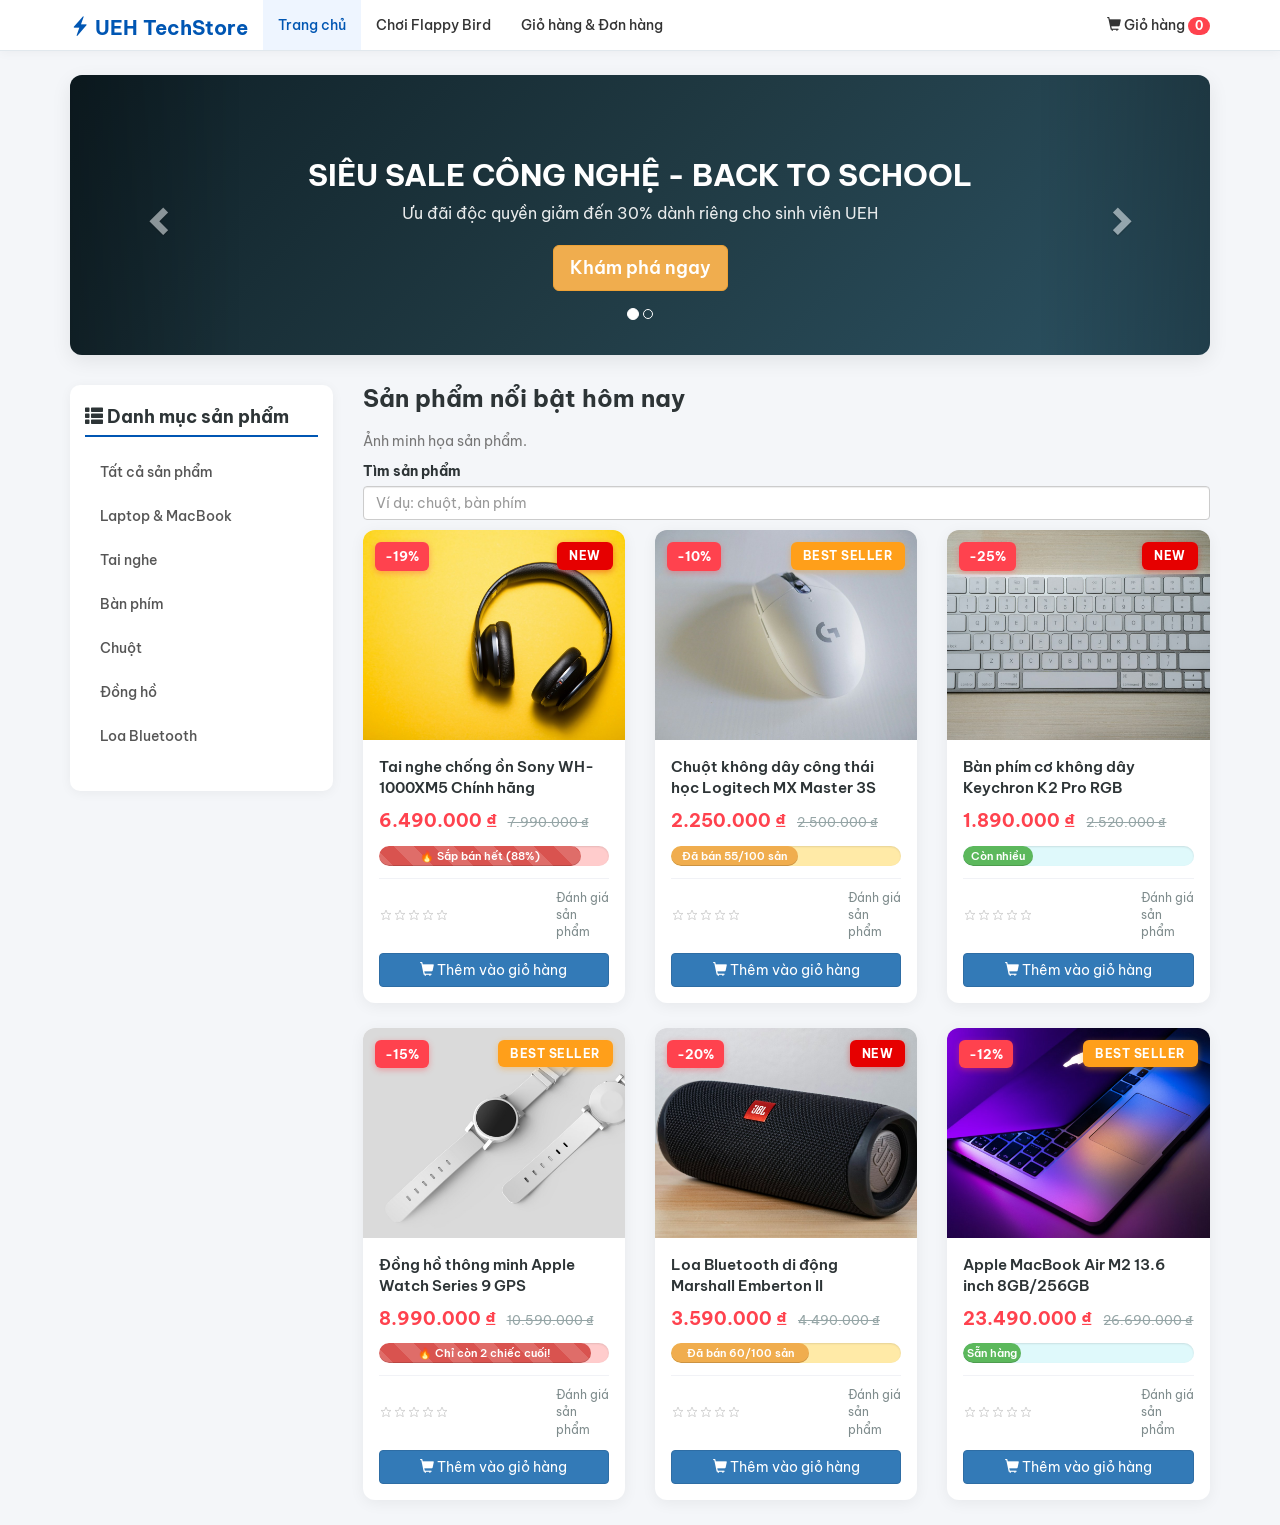
<file: ecommerce.html>
<!doctype html>
<html lang="vi"><head><meta charset="utf-8"><meta name="viewport" content="width=device-width, initial-scale=1">
<title>UEH TechStore</title><meta http-equiv="refresh" content="0; url=index.html">
</head><body><a href="index.html">Mở danh mục UEH TechStore</a></body></html>
</file>
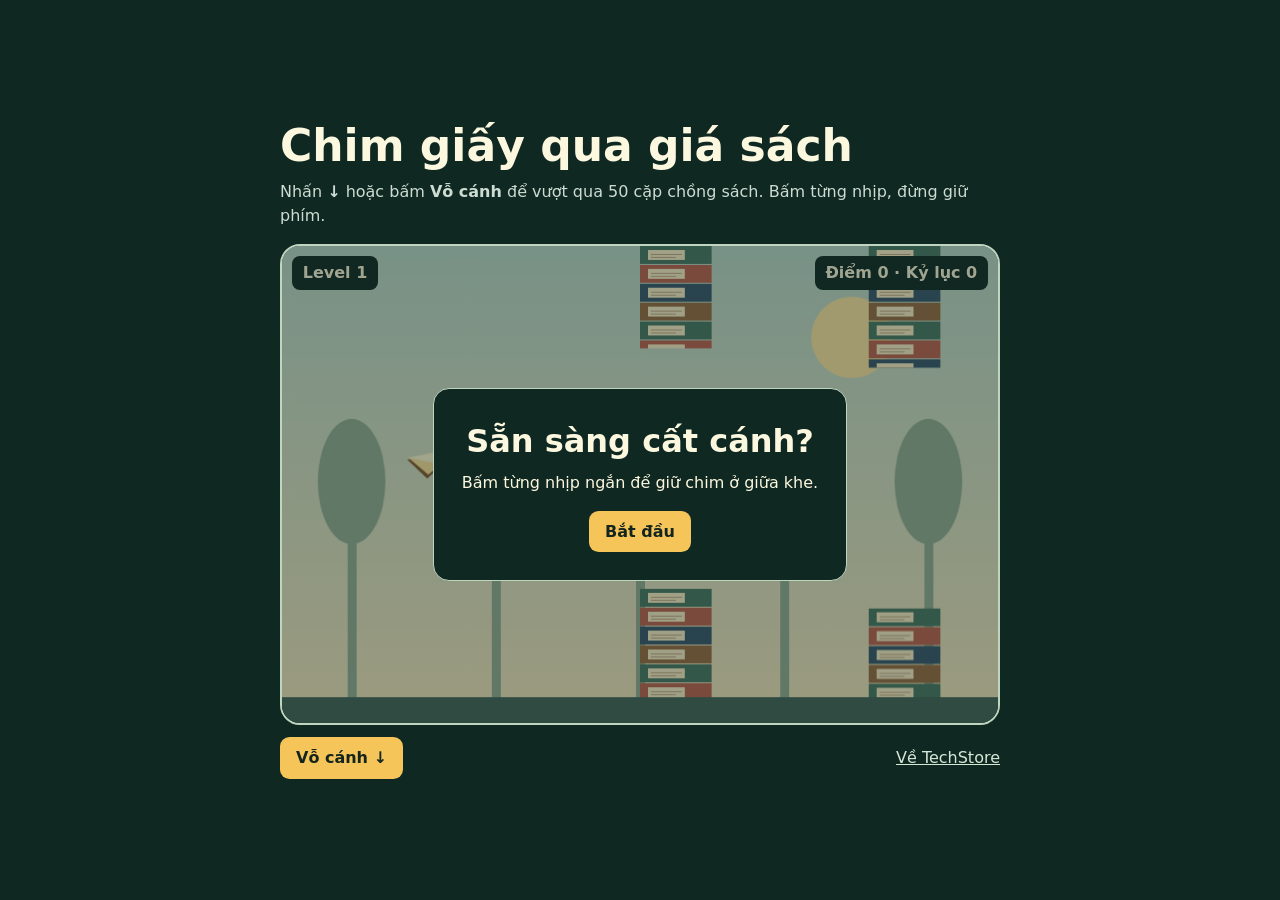
<file: flappy-bird.html>
<!doctype html>
<html lang="vi">
<head>
<meta charset="utf-8">
<meta name="viewport" content="width=device-width, initial-scale=1">
<title>Chim giấy qua giá sách</title>
<style>
*{box-sizing:border-box}
body{margin:0;min-height:100svh;display:grid;place-items:center;padding:1rem;background:#102822;color:#fcf7df;font:1rem/1.5 system-ui,sans-serif}
main{width:min(100%,720px)}
h1{margin:0;font-size:clamp(1.65rem,5vw,2.75rem);line-height:1.15}
header>p{margin:.5rem 0 1rem;color:#ccdcd2}
.stage{position:relative;overflow:hidden;border-radius:1.25rem;border:2px solid #bfd5bf}
canvas{display:block;width:100%;height:auto}
.hud{position:absolute;inset:.65rem .65rem auto;display:flex;justify-content:space-between;pointer-events:none}
.hud span{background:#102822;color:#fff7dc;padding:.3rem .65rem;border-radius:.5rem;font-weight:700}
.overlay{position:absolute;inset:0;display:grid;place-items:center;background:#10282265;padding:1rem;text-align:center}
.overlay[hidden]{display:none}
.panel{background:#102822;border:1px solid #bfd5bf;border-radius:1rem;padding:clamp(.75rem,3vw,1.75rem);max-width:28rem}
h2{margin:0;font-size:clamp(1.25rem,4vw,2rem)}
.panel p{margin:.4rem 0 1rem}
button{border:0;border-radius:.6rem;padding:.55rem 1rem;background:#f6c55a;color:#14251d;font:inherit;font-weight:750;cursor:pointer}
button:focus-visible,a:focus-visible{outline:3px solid white;outline-offset:3px}
footer{display:flex;flex-wrap:wrap;justify-content:space-between;align-items:center;gap:.75rem;margin-top:.75rem}
footer a{color:#d4e8d8}
kbd{font:inherit;font-weight:750}
</style>
</head>
<body>
<main>
<header>
<h1>Chim giấy qua giá sách</h1>
<p>Nhấn <kbd>↓</kbd> hoặc bấm <strong>Vỗ cánh</strong> để vượt qua 50 cặp chồng sách. Bấm từng nhịp, đừng giữ phím.</p>
</header>
<div class="stage">
<canvas id="scene" width="720" height="480" aria-label="Sân chơi chim giấy vượt chồng sách"></canvas>
<div class="hud"><span id="level">Level 1</span><span id="score">Điểm 0 · Kỷ lục 0</span></div>
<div class="overlay" id="overlay">
<div class="panel">
<h2 id="result" aria-live="polite">Sẵn sàng cất cánh?</h2>
<p id="message">Bấm từng nhịp ngắn để giữ chim ở giữa khe.</p>
<button id="start" type="button">Bắt đầu</button>
</div>
</div>
</div>
<footer><button id="flap" type="button">Vỗ cánh ↓</button><a href="index.html">Về TechStore</a></footer>
</main>
<script>
'use strict';
const canvas = document.querySelector('#scene');
const paint = canvas.getContext('2d');
const levelLabel = document.querySelector('#level');
const scoreLabel = document.querySelector('#score');
const overlay = document.querySelector('#overlay');
const result = document.querySelector('#result');
const message = document.querySelector('#message');
const start = document.querySelector('#start');
const floor = 454;
const birdX = 155;
const radius = 10;
const gravity = 560;
const flapSpeed = -235;
const bookWidth = 72;
const spacing = 230;
const stages = [
    {points: 0, interval: 40},
    {points: 5, interval: 30},
    {points: 20, interval: 25},
    {points: 40, interval: 20}
];
let high = 0;
try { high = Number(localStorage.getItem('ueh-paper-bird-best')) || 0; } catch {}
let state = 'ready';
let points, stage, bird, books, debt, last;
function updateLabels() {
    levelLabel.textContent = 'Level ' + (stage + 1);
    scoreLabel.textContent = 'Điểm ' + points + ' · Kỷ lục ' + high;
}
function reset() {
    points = 0;
    stage = 0;
    bird = {y: 215, speed: 0};
    books = [];
    debt = 0;
    last = null;
    addBooks(360);
    addBooks(360 + spacing);
    updateLabels();
}
function addBooks(x) {
    const previous = books.at(-1);
    const center = previous ? previous.center + (Math.random() - .5) * 44 : 224;
    books.push({x, center: Math.max(175, Math.min(275, center)), gap: 242 - stage * 8, passed: false});
}
function finish(won) {
    state = 'finished';
    result.textContent = won ? 'Chiến thắng!' : 'Chim giấy hạ cánh!';
    message.textContent = 'Bạn đã vượt qua ' + points + ' cặp chồng sách.';
    start.textContent = 'Chơi lại';
    overlay.hidden = false;
    start.focus({preventScroll: true});
}
function flap() {
    if (state !== 'playing') {
        reset();
        state = 'playing';
        overlay.hidden = true;
        document.querySelector('#flap').focus({preventScroll: true});
    }
    bird.speed = flapSpeed;
}
function credit() {
    points += 1;
    if (points > high) {
        high = points;
        try { localStorage.setItem('ueh-paper-bird-best', high); } catch {}
    }
    if (points === stages[stage + 1]?.points) stage += 1;
    updateLabels();
    if (points === 50) finish(true);
}
function step(ms) {
    const elapsed = ms / 1000;
    bird.y += bird.speed * elapsed + gravity / 2 * elapsed ** 2;
    bird.speed += gravity * elapsed;
    if (bird.y - radius <= 0 || bird.y + radius >= floor) {
        finish(false);
        return;
    }
    for (const book of books) {
        book.x -= 6.8;
        const touches = book.x < birdX + radius && book.x + bookWidth > birdX - radius;
        if (touches && (bird.y - radius < book.center - book.gap / 2 || bird.y + radius > book.center + book.gap / 2)) {
            finish(false);
            return;
        }
        if (!book.passed && book.x + bookWidth < birdX - radius) {
            book.passed = true;
            credit();
            if (state !== 'playing') return;
        }
    }
    if (books[0].x + bookWidth < 0) books.shift();
    if (books.at(-1).x < canvas.width - spacing + bookWidth) addBooks(books.at(-1).x + spacing);
}
function stack(x, top, bottom) {
    const colors = ['#4a7763', '#bf634e', '#39586b', '#9a6b42'];
    paint.save();
    paint.beginPath();
    paint.rect(x, top, bookWidth, bottom - top);
    paint.clip();
    for (let y = top, i = 0; y < bottom; y += 19, i++) {
        paint.fillStyle = colors[i % colors.length];
        paint.fillRect(x, y, bookWidth, 18);
        paint.fillStyle = '#fff0c9';
        paint.fillRect(x + 8, y + 4, 37, 10);
        paint.fillStyle = '#c5a881';
        paint.fillRect(x + 11, y + 8, 31, 1);
        paint.fillRect(x + 11, y + 11, 25, 1);
    }
    paint.restore();
}
function triangle(color, points) {
    paint.fillStyle = color;
    paint.beginPath();
    paint.moveTo(...points[0]);
    for (const point of points.slice(1)) paint.lineTo(...point);
    paint.closePath();
    paint.fill();
}
function draw(ahead) {
    const sky = paint.createLinearGradient(0, 0, 0, floor);
    sky.addColorStop(0, '#bdd8c9');
    sky.addColorStop(1, '#f5e6bd');
    paint.fillStyle = sky;
    paint.fillRect(0, 0, canvas.width, canvas.height);
    paint.fillStyle = '#ffe5a1';
    paint.beginPath();
    paint.arc(573, 92, 41, 0, Math.PI * 2);
    paint.fill();
    paint.fillStyle = '#94ad92';
    for (const x of [66, 211, 356, 501, 646]) {
        paint.fillRect(x, 234, 9, 220);
        paint.beginPath();
        paint.ellipse(x + 4, 237, 34, 63, 0, 0, Math.PI * 2);
        paint.fill();
    }
    for (const book of books) {
        const x = book.x - ahead * 6.8 / stages[stage].interval;
        stack(x, 0, book.center - book.gap / 2);
        stack(x, book.center + book.gap / 2, floor);
    }
    paint.fillStyle = '#436357';
    paint.fillRect(0, floor, canvas.width, canvas.height - floor);
    paint.save();
    paint.translate(birdX, bird.y + bird.speed * ahead / 1000 + gravity / 2 * (ahead / 1000) ** 2);
    paint.rotate(Math.max(-.27, Math.min(.4, bird.speed / 1500)));
    triangle('#85582d', [[-29, 0], [26, -13], [-9, 19]]);
    triangle('#ffe29a', [[-28, -2], [26, -13], [-8, 15]]);
    triangle('#fff7d2', [[-28, -2], [26, -13], [-3, 3]]);
    triangle('#d18c3d', [[-3, 3], [26, -13], [2, 10]]);
    paint.restore();
}
function frame(now) {
    if (state === 'playing') {
        if (last !== null) debt += Math.min(now - last, 60);
        last = now;
        while (state === 'playing' && debt >= stages[stage].interval) {
            const interval = stages[stage].interval;
            debt -= interval;
            step(interval);
        }
    }
    draw(state === 'playing' ? debt : 0);
    requestAnimationFrame(frame);
}
start.addEventListener('click', flap);
document.querySelector('#flap').addEventListener('click', flap);
window.addEventListener('keydown', event => {
    if (event.key !== 'ArrowDown') return;
    event.preventDefault();
    if (!event.repeat) flap();
});
document.addEventListener('visibilitychange', () => { last = null; debt = 0; });
reset();
requestAnimationFrame(frame);
</script>
</body>
</html>
</file>
<file: star-rating.min.css>
/*!
 * bootstrap-star-rating v4.1.2
 * http://plugins.krajee.com/star-rating
 *
 * Author: Kartik Visweswaran
 * Copyright: 2013 - 2021, Kartik Visweswaran, Krajee.com
 *
 * Licensed under the BSD 3-Clause
 * https://github.com/kartik-v/bootstrap-star-rating/blob/master/LICENSE.md
 */
.rating-loading{width:25px;height:25px;font-size:0;color:#fff;background:url(../img/loading.gif) top left no-repeat;border:none}.rating-container .rating-stars{position:relative;cursor:pointer;vertical-align:middle;display:inline-block;overflow:hidden;white-space:nowrap}.rating-container .rating-stars:focus{outline:dotted 1px}.rating-input{display:absolute;cursor:pointer;width:100%;height:1px;bottom:0;left:0;font-size:1px;border:none;background:0 0;opacity:0;padding:0;margin:0}.caption-badge,.rating-container .caption .label{line-height:1;text-align:center;border-radius:.25rem}.rating-container.is-display-only .rating-stars{cursor:default}.rating-disabled .rating-stars{cursor:not-allowed}.rating-container .star{display:inline-block;margin:0 2px;text-align:center}.rating-container .empty-stars{color:#aaa}.rating-container .filled-stars{position:absolute;left:0;top:0;margin:auto;color:#fde16d;white-space:nowrap;overflow:hidden;-webkit-text-stroke:1px #777;text-shadow:1px 1px #999}.rating-rtl{float:right}.rating-animate .filled-stars{transition:width .25s ease}.rating-rtl .filled-stars{left:auto;right:0;transition:none;-webkit-transform:matrix(-1,0,0,1,0,0);transform:matrix(-1,0,0,1,0,0)}.rating-rtl.is-star .filled-stars{right:.06em}.rating-rtl.is-heart .empty-stars{margin-right:.07em}.rating-container .clear-rating{color:#aaa;cursor:not-allowed;display:inline-block;vertical-align:middle;font-size:60%;padding-right:5px}.clear-rating-active{cursor:pointer!important}.clear-rating-active:hover{color:#843534}.rating-container .caption .label{display:inline-block;padding:.25em .4em;vertical-align:baseline}.rating-container .caption{color:#999;display:inline-block;vertical-align:middle;line-height:1;margin-left:5px;margin-right:0}.rating-rtl .caption{margin-right:5px;margin-left:0}@media print{.rating-container .clear-rating{display:none}}.rating-xl{font-size:48px}.rating-lg{font-size:40px}.rating-md{font-size:32px}.rating-sm{font-size:24px}.rating-xs{font-size:16px}.rating-xl .caption{font-size:20px}.rating-lg .caption{font-size:18px}.rating-md .caption{font-size:16px}.rating-sm .caption{font-size:14px}.rating-xs .caption{font-size:12px}.caption-badge{font-family:Arial,Helvetica,sans-serif;display:inline-block;padding:.35em .65em;font-size:.75em;font-weight:700;color:#fff;white-space:nowrap;vertical-align:baseline}.caption-secondary{background-color:#6c757d}.caption-danger{background-color:#dc3545}.caption-warning{background-color:#ffc107;color:#212529}.caption-info{background-color:#0dcaf0;color:#212529}.caption-primary{background-color:#0d6efd}.caption-success{background-color:#198754}
</file>
<file: rating-theme.min.css>
/*!
 * Krajee SVG Theme styling for bootstrap-star-rating.
 * This file must be loaded after 'star-rating.css'.
 *
 * bootstrap-star-rating v4.1.2
 * http://plugins.krajee.com/star-rating
 *
 * Author: Kartik Visweswaran
 * Copyright: 2013 - 2021, Kartik Visweswaran, Krajee.com
 *
 * Licensed under the BSD 3-Clause
 * https://github.com/kartik-v/bootstrap-star-rating/blob/master/LICENSE.md
 */
 .theme-krajee-svg .krajee-icon,.theme-krajee-svg .krajee-icon-clear{display:inline-block;width:2rem;height:2rem;-webkit-background-size:cover;-moz-background-size:cover;-o-background-size:cover;background-size:cover}.theme-krajee-svg .clear-rating,.theme-krajee-svg .rating-stars{font-size:5px}.theme-krajee-svg .krajee-icon-clear{background-image:url('data:image/svg+xml;charset=utf-8,%3Csvg%20id%3D%22svg2%22%20xmlns%3Ardf%3D%22http%3A%2F%2Fwww.w3.org%2F1999%2F02%2F22-rdf-syntax-ns%23%22%20xmlns%3D%22http%3A%2F%2Fwww.w3.org%2F2000%2Fsvg%22%20viewBox%3D%220%200%20158.81%20158.81%22%20version%3D%221.1%22%3E%0D%0A%3Cpath%20id%3D%22path4%22%20style%3D%22fill%3A%23aaa%22%20stroke-linejoin%3D%22round%22%20d%3D%22m155.06%2C79.438c0%2C41.799-33.885%2C75.684-75.684%2C75.684s-75.684-33.885-75.684-75.684%2C33.885-75.684%2C75.684-75.684%2C75.684%2C33.885%2C75.684%2C75.684z%22%20stroke%3D%22%23aaa%22%20stroke-linecap%3D%22round%22%20fill%3D%22none%22%2F%3E%0D%0A%3Cpath%20id%3D%22rect3139%22%20style%3D%22fill%3A%23fff%22%20d%3D%22m37.216%2C64.443v28.67h88.24v-28.67h-88.24z%22%2F%3E%0D%0A%3C%2Fsvg%3E')}.theme-krajee-svg .filled-stars .krajee-icon-star{background-image:url('data:image/svg+xml;charset=utf-8,%3Csvg%20version%3D%221.1%22%20xmlns%3D%22http%3A%2F%2Fwww.w3.org%2F2000%2Fsvg%22%20xmlns%3Axlink%3D%22http%3A%2F%2Fwww.w3.org%2F1999%2Fxlink%22%20width%3D%2232%22%20height%3D%2232%22%20viewBox%3D%220%200%2032%2032%22%3E%3Cpath%20fill%3D%22%23fde16d%22%20stroke%3D%22%23777777%22%20d%3D%22M20.6%2011l-4.6-10.5-4.6%2010.5h-10.8l7.8%207.9-3%2012.1%2010.6-6%2010.6%206-3-12.1%207.8-7.9z%22%3E%3C%2Fpath%3E%3C%2Fsvg%3E')}.theme-krajee-svg.rating-xl .krajee-icon,.theme-krajee-svg.rating-xl .krajee-icon-clear{width:3rem;height:3rem}.theme-krajee-svg.rating-lg .krajee-icon,.theme-krajee-svg.rating-lg .krajee-icon-clear{width:2.5rem;height:2.5rem}.theme-krajee-svg.rating-md .krajee-icon,.theme-krajee-svg.rating-md .krajee-icon-clear{width:2rem;height:2rem}.theme-krajee-svg.rating-sm .krajee-icon,.theme-krajee-svg.rating-sm .krajee-icon-clear{width:1.5rem;height:1.5rem}.theme-krajee-svg.rating-xs .krajee-icon,.theme-krajee-svg.rating-xs .krajee-icon-clear{width:1rem;height:1rem}.theme-krajee-svg .krajee-icon-clear:hover{background-image:url('data:image/svg+xml;charset=utf-8,%3Csvg%20id%3D%22svg2%22%20xmlns%3Ardf%3D%22http%3A%2F%2Fwww.w3.org%2F1999%2F02%2F22-rdf-syntax-ns%23%22%20xmlns%3D%22http%3A%2F%2Fwww.w3.org%2F2000%2Fsvg%22%20viewBox%3D%220%200%20158.81%20158.81%22%20version%3D%221.1%22%3E%0D%0A%3Cpath%20id%3D%22path4%22%20style%3D%22fill%3A%23843534%22%20stroke-linejoin%3D%22round%22%20d%3D%22m155.06%2C79.438c0%2C41.799-33.885%2C75.684-75.684%2C75.684s-75.684-33.885-75.684-75.684%2C33.885-75.684%2C75.684-75.684%2C75.684%2C33.885%2C75.684%2C75.684z%22%20stroke%3D%22%23843534%22%20stroke-linecap%3D%22round%22%20fill%3D%22none%22%2F%3E%0D%0A%3Cpath%20id%3D%22rect3139%22%20style%3D%22fill%3A%23fff%22%20d%3D%22m37.216%2C64.443v28.67h88.24v-28.67h-88.24z%22%2F%3E%0D%0A%3C%2Fsvg%3E')}.theme-krajee-svg .empty-stars .krajee-icon-star{background-image:url('data:image/svg+xml;charset=utf-8,%3Csvg%20version%3D%221.1%22%20xmlns%3D%22http%3A%2F%2Fwww.w3.org%2F2000%2Fsvg%22%20xmlns%3Axlink%3D%22http%3A%2F%2Fwww.w3.org%2F1999%2Fxlink%22%20width%3D%2232%22%20height%3D%2232%22%20viewBox%3D%220%200%2032%2032%22%3E%3Cpath%20fill%3D%22%23ffffff%22%20stroke%3D%22%23777777%22%20d%3D%22M20.6%2011l-4.6-10.5-4.6%2010.5h-10.8l7.8%207.9-3%2012.1%2010.6-6%2010.6%206-3-12.1%207.8-7.9z%22%3E%3C%2Fpath%3E%3C%2Fsvg%3E')}.theme-krajee-svg .filled-stars .krajee-icon-heart{background-image:url('data:image/svg+xml;charset=utf-8,%3Csvg%20version%3D%221.1%22%20xmlns%3D%22http%3A%2F%2Fwww.w3.org%2F2000%2Fsvg%22%20xmlns%3Axlink%3D%22http%3A%2F%2Fwww.w3.org%2F1999%2Fxlink%22%20width%3D%2224%22%20height%3D%2224%22%20viewBox%3D%220%200%2024%2024%22%3E%3Cpath%20fill%3D%22%23fde16d%22%20stroke%3D%22%23777777%22%20stroke-width%3D%220.04em%22%20d%3D%22M12%2021.35l-1.45-1.32c-5.15-4.67-8.55-7.75-8.55-11.53%200-3.08%202.42-5.5%205.5-5.5%201.74%200%203.41.81%204.5%202.09%201.09-1.28%202.76-2.09%204.5-2.09%203.08%200%205.5%202.42%205.5%205.5%200%203.78-3.4%206.86-8.55%2011.54l-1.45%201.31z%22%3E%3C%2Fpath%3E%3C%2Fsvg%3E')}.theme-krajee-svg .empty-stars .krajee-icon-heart{background-image:url('data:image/svg+xml;charset=utf-8,%3Csvg%20version%3D%221.1%22%20xmlns%3D%22http%3A%2F%2Fwww.w3.org%2F2000%2Fsvg%22%20xmlns%3Axlink%3D%22http%3A%2F%2Fwww.w3.org%2F1999%2Fxlink%22%20width%3D%2224%22%20height%3D%2224%22%20viewBox%3D%220%200%2024%2024%22%3E%3Cpath%20fill%3D%22%23ffffff%22%20stroke%3D%22%23777777%22%20stroke-width%3D%220.04em%22%20d%3D%22M12%2021.35l-1.45-1.32c-5.15-4.67-8.55-7.75-8.55-11.53%200-3.08%202.42-5.5%205.5-5.5%201.74%200%203.41.81%204.5%202.09%201.09-1.28%202.76-2.09%204.5-2.09%203.08%200%205.5%202.42%205.5%205.5%200%203.78-3.4%206.86-8.55%2011.54l-1.45%201.31z%22%3E%3C%2Fpath%3E%3C%2Fsvg%3E')}.theme-krajee-svg.rating-rtl.is-heart .filled-stars{right:.02em}.theme-krajee-svg.rating-rtl.is-heart .empty-stars{margin-right:.01em}
</file>
<file: xzoom.css>
/* Compatibility styles for frameworks like bootstrap, foundation e.t.c */
.xzoom-source img, .xzoom-preview img, .xzoom-lens img {
  display: block;
  max-width: none;
  max-height: none;
  -webkit-transition: none;
  -moz-transition: none;
  -o-transition: none;
  transition: none;
}
/* --------------- */

/* xZoom Styles below */
.xzoom-container { 
  display: inline-block;
}

.xzoom-thumbs {
  text-align: center;
  margin-bottom: 10px;
}

.xzoom { 
  -webkit-box-shadow: 0px 0px 5px 0px rgba(0,0,0,0.5);
  -moz-box-shadow: 0px 0px 5px 0px rgba(0,0,0,0.5);
  box-shadow: 0px 0px 5px 0px rgba(0,0,0,0.5);  
}
.xzoom2, .xzoom3, .xzoom4, .xzoom5 {
  -webkit-box-shadow: 0px 0px 5px 0px rgba(0,0,0,0.5);
  -moz-box-shadow: 0px 0px 5px 0px rgba(0,0,0,0.5);
  box-shadow: 0px 0px 5px 0px rgba(0,0,0,0.5);
}

/* Thumbs */
.xzoom-gallery, .xzoom-gallery2, .xzoom-gallery3, .xzoom-gallery4, .xzoom-gallery5 {
  border: 1px solid #cecece;
  margin-left: 5px;
  margin-bottom: 10px;
}

.xzoom-source, .xzoom-hidden {
  display: block;
  position: static;
  float: none;
  clear: both;
}

/* Everything out of border is hidden */
.xzoom-hidden {
  overflow: hidden;
}

/* Preview */
.xzoom-preview {
  border: 1px solid #888;
  background: #2f4f4f;
  box-shadow: -0px -0px 10px rgba(0,0,0,0.50);
}

/* Lens */
.xzoom-lens {
  border: 1px solid #555;
  box-shadow: -0px -0px 10px rgba(0,0,0,0.50);
  cursor: crosshair;
}

/* Loading */
.xzoom-loading {
  background-position: center center;
  background-repeat: no-repeat;
  border-radius: 100%;
  opacity: .7;
  border: 3px solid #dce6f0;
  border-top-color: #0056b3;
  border-radius: 50%;
  width: 48px;
  height: 48px;
}

/* Additional class that applied to thumb when it is active */
.xactive {
  -webkit-box-shadow: 0px 0px 3px 0px rgba(74,169,210,1);
  -moz-box-shadow: 0px 0px 3px 0px rgba(74,169,210,1);
  box-shadow: 0px 0px 3px 0px rgba(74,169,210,1); 
  border: 1px solid #4aaad2;
}

/* Caption */
.xzoom-caption {
  position: absolute;
  bottom: -43px;
  left: 0;
  background: #000;
  width: 100%;
  text-align: left;
}

.xzoom-caption span {
  color: #fff;
  font-family: Arial, sans-serif;
  display: block;
  font-size: 0.75em;
  font-weight: bold;
  padding: 10px;
}
</file>
